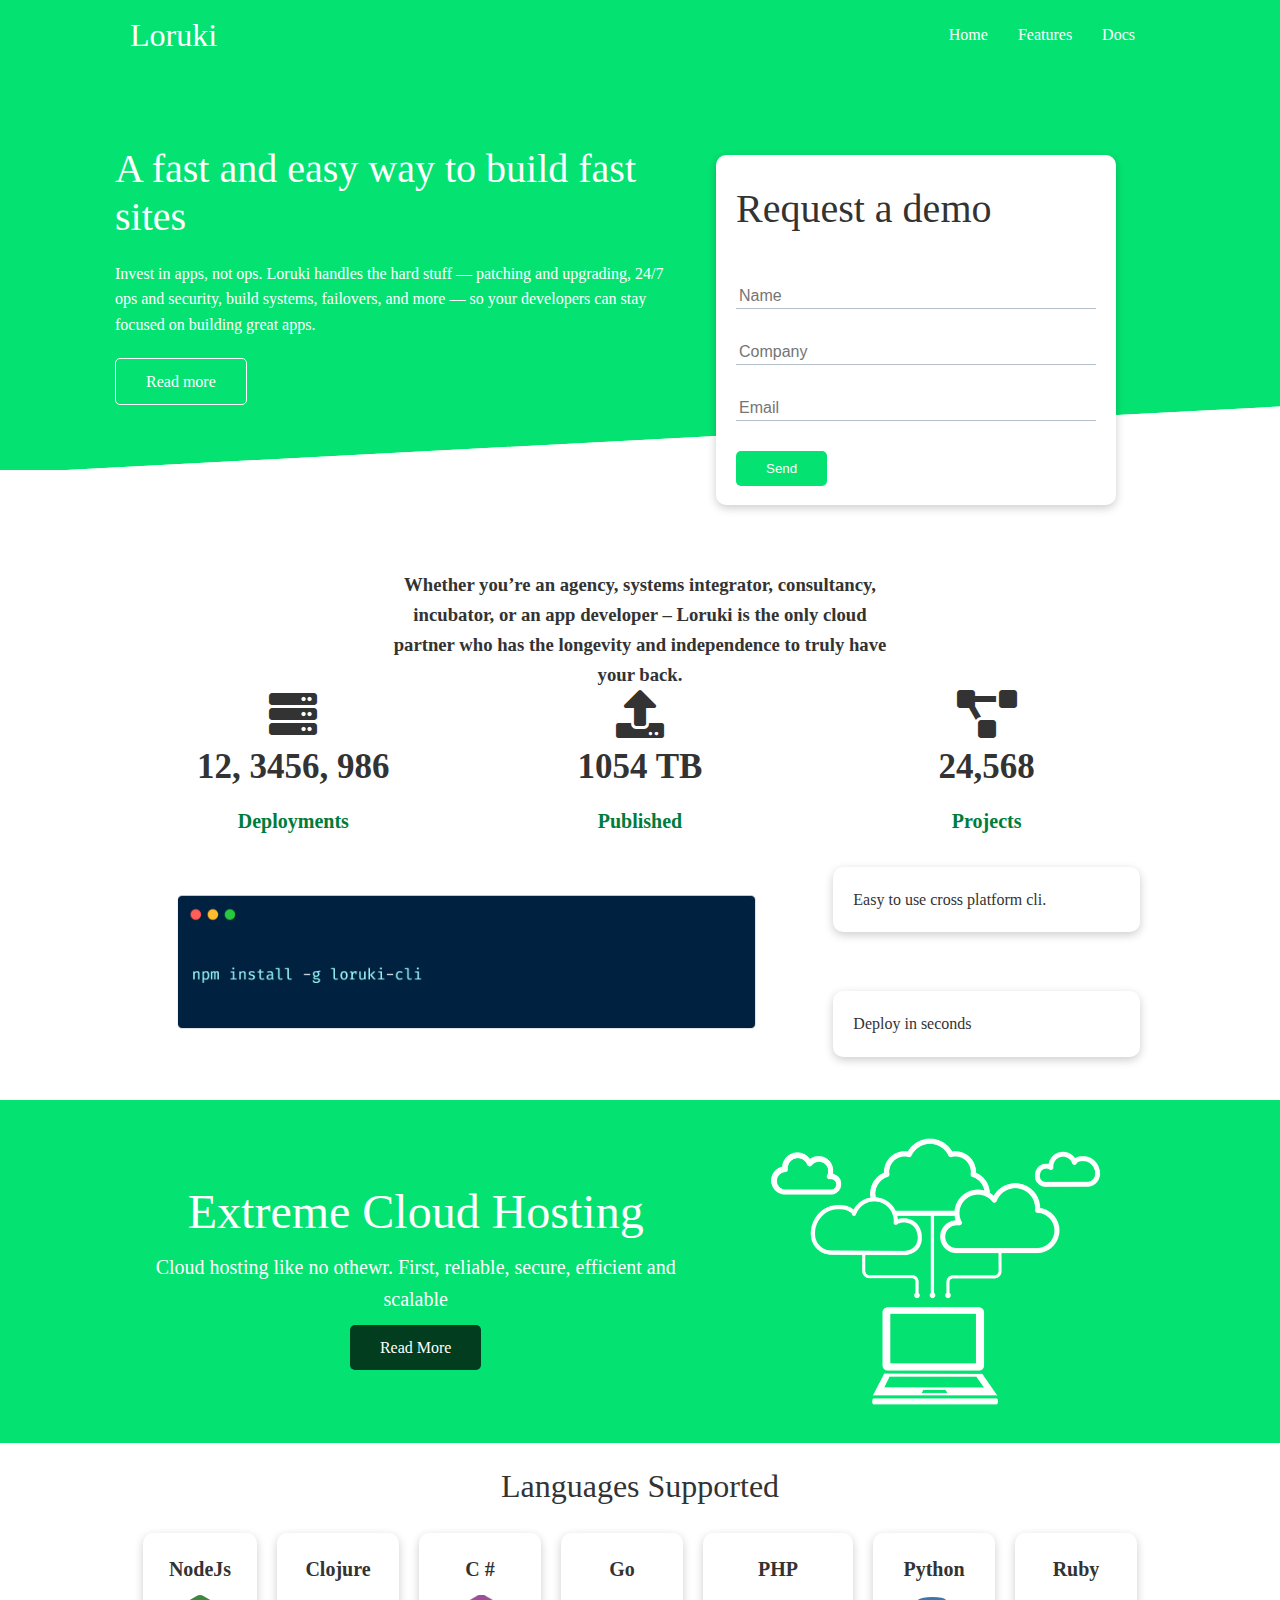
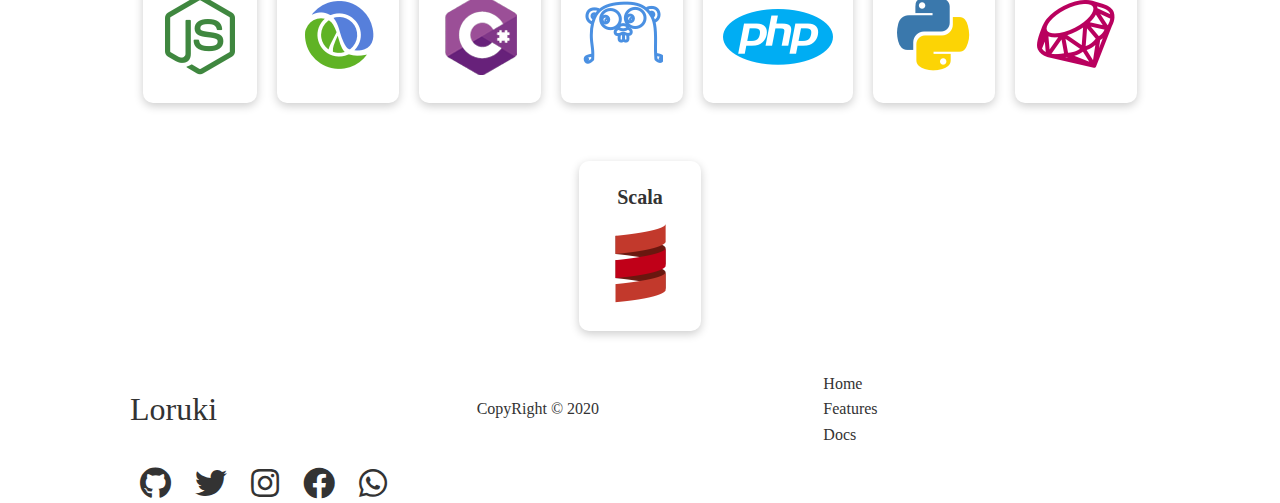
<file: index.html>
<!DOCTYPE html>
<html lang="en">
<head>
    <meta charset="UTF-8">
    <meta name="viewport" content="width=device-width, initial-scale=1.0">
    <link rel="stylesheet" href="https://cdnjs.cloudflare.com/ajax/libs/font-awesome/5.15.1/css/all.min.css" />
    <link rel="stylesheet" href="css/styles.css">
    <link rel="stylesheet" href="css/utilities.css">
    <title>Loruki | Cloud hosting website for everyone</title>
</head>
<body>
    <!-- Navbar --> 
    <div class="navbar">
        <div class="container flex">
            <h1 class="logo">Loruki</h1>
            <ul>
                <li><a href="index.html">Home</a></li>
                <li><a href="/features.html">Features</a></li>
                <li><a href="docs.html">Docs</a></li>
            </ul>
        </div>
    </div>

    <!--showcase-->
    <section class="showcase">
        <div class="container grid">
            <div class="showcase-text">
                <h1>A fast and easy way to build fast sites</h1>
                <p>
                    Invest in apps, not ops. Loruki handles the hard 
                    stuff — patching and upgrading, 24/7 ops and security, 
                    build systems, failovers, and more — so your developers 
                    can stay focused on building great apps.
                </p>
                <a href="features.html" class="btn btn-outline">Read more</a>
            </div>
            <div class="showcase-form card">
                <h1>Request a demo</h1>
                <form name="contact" method="POST" netlify-honeypot="bot-field" data-netlify="true">
                    <input type="hidden" name="form-name" value="contact">
                    <p class="hidden">
                        <label>Don’t fill this out if you're human: <input name="bot-field" /></label>
                      </p>
                    <div class="form-control">
                        <input type="text" name="name" placeholder="Name" required]>
                    </div>
                    <div class="form-control">
                        <input type="text" name="company" placeholder="Company" required>
                    </div>
                    <div class="form-control">
                        <input type="email" name="email" placeholder="Email" required>
                    </div>
                    <input type="submit" value="Send" class="btn btn-primary">
                </form>
            </div>
        </div>
    </section>

    <!--Stats-->
    <section class="stats">
        <div class="container">
            <h3 class="stats-heading text-center my1">
                Whether you’re an agency, systems integrator, consultancy, incubator, 
                or an app developer – Loruki is the only cloud partner who has the 
                longevity and independence to truly have your back.
            </h3>
            <div class="grid grid-3 text-center my-4">
                <div>
                    <i class="fas fa-server fa-3x"></i>
                    <h3>12, 3456, 986</h3>
                    <p class="text-secondary">Deployments</p>
                </div>
                <div>
                    <i class="fas fa-upload fa-3x"></i>
                    <h3>1054 TB</h3>
                    <p class="text-secondary">Published</p>
                </div>
                <div>
                    <i class="fas fa-project-diagram fa-3x"></i>
                    <h3>24,568</h3>
                    <p class="text-secondary">Projects</p>
                </div>
            </div>
        </div>
    </section>

    <!--Cli-->
    <section class="cli">
        <div class="container grid">
            <img src="./img/cli.png">
            <div class="card">
                Easy to use cross platform cli.
            </div>
            <div class="card">
                Deploy in seconds
            </div>
        </div>
    </section>

    <!--Cloud-->
    <section class="cloud bg-primary my-2 py-2">
        <div class="container grid">
            <div class="text-center">
                <h2 class="lg">Extreme Cloud Hosting</h2>
                <p class="lead my-1">
                    Cloud hosting like no othewr. First, reliable, secure, efficient and scalable
                </p>
                <a href="features.html" class="btn btn-dark">Read More</a>
            </div>
            <img src="./img/cloud.png">
        </div>
    </section>
    
    <!--Languages-->
    <section class="languages">
        <h2 class="md text-center my1">
            Languages Supported
        </h2>
        <div class="container flex">
            <div class="card">
                <h4>NodeJs</h4>
                <img src="./img/logos/node.png" alt="">
            </div>
            <div class="card">
                <h4>Clojure</h4>
                <img src="./img/logos/clojure.png" alt="">
            </div>
            <div class="card">
                <h4>C #</h4>
                <img src="./img/logos/csharp.png" alt="">
            </div>
            <div class="card">
                <h4>Go</h4>
                <img src="./img/logos/go.png" alt="">
            </div>
            <div class="card">
                <h4>PHP</h4>
                <img src="./img/logos/php.png" alt="">
            </div>
            <div class="card">
                <h4>Python</h4>
                <img src="./img/logos/python.png" alt="">
            </div>
            <div class="card">
                <h4>Ruby</h4>
                <img src="./img/logos/ruby.png" alt="">
            </div>
            <div class="card">
                <h4>Scala</h4>
                <img src="./img/logos/scala.png" alt="">
            </div>
        </div>
    </section>
    <!--footer-->
    <footer class="footer bg-darkw">
        <div class="container grid grid-3">
            <h1>
                Loruki
            </h1>
            <p>CopyRight &copy; 2020</p>
            <nav>
                <ul>
                    <li><a href="index.html">Home</a></li>
                    <li><a href="features.html">Features</a></li>
                    <li><a href="docs.html">Docs</a></li>
                </ul>
            </nav>
            <div class="social">
                <a href="#"><i class="fab fa-github fa-2x"></i></a>
                <a href="#"><i class="fab fa-twitter fa-2x"></i></a>
                <a href="#"><i class="fab fa-instagram fa-2x"></i></a>
                <a href="#"><i class="fab fa-facebook fa-2x"></i></a>
                <a href="#"><i class="fab fa-whatsapp fa-2x"></i></a>
            </div>
        </div>
    </footer>
</body>
</html>
</file>
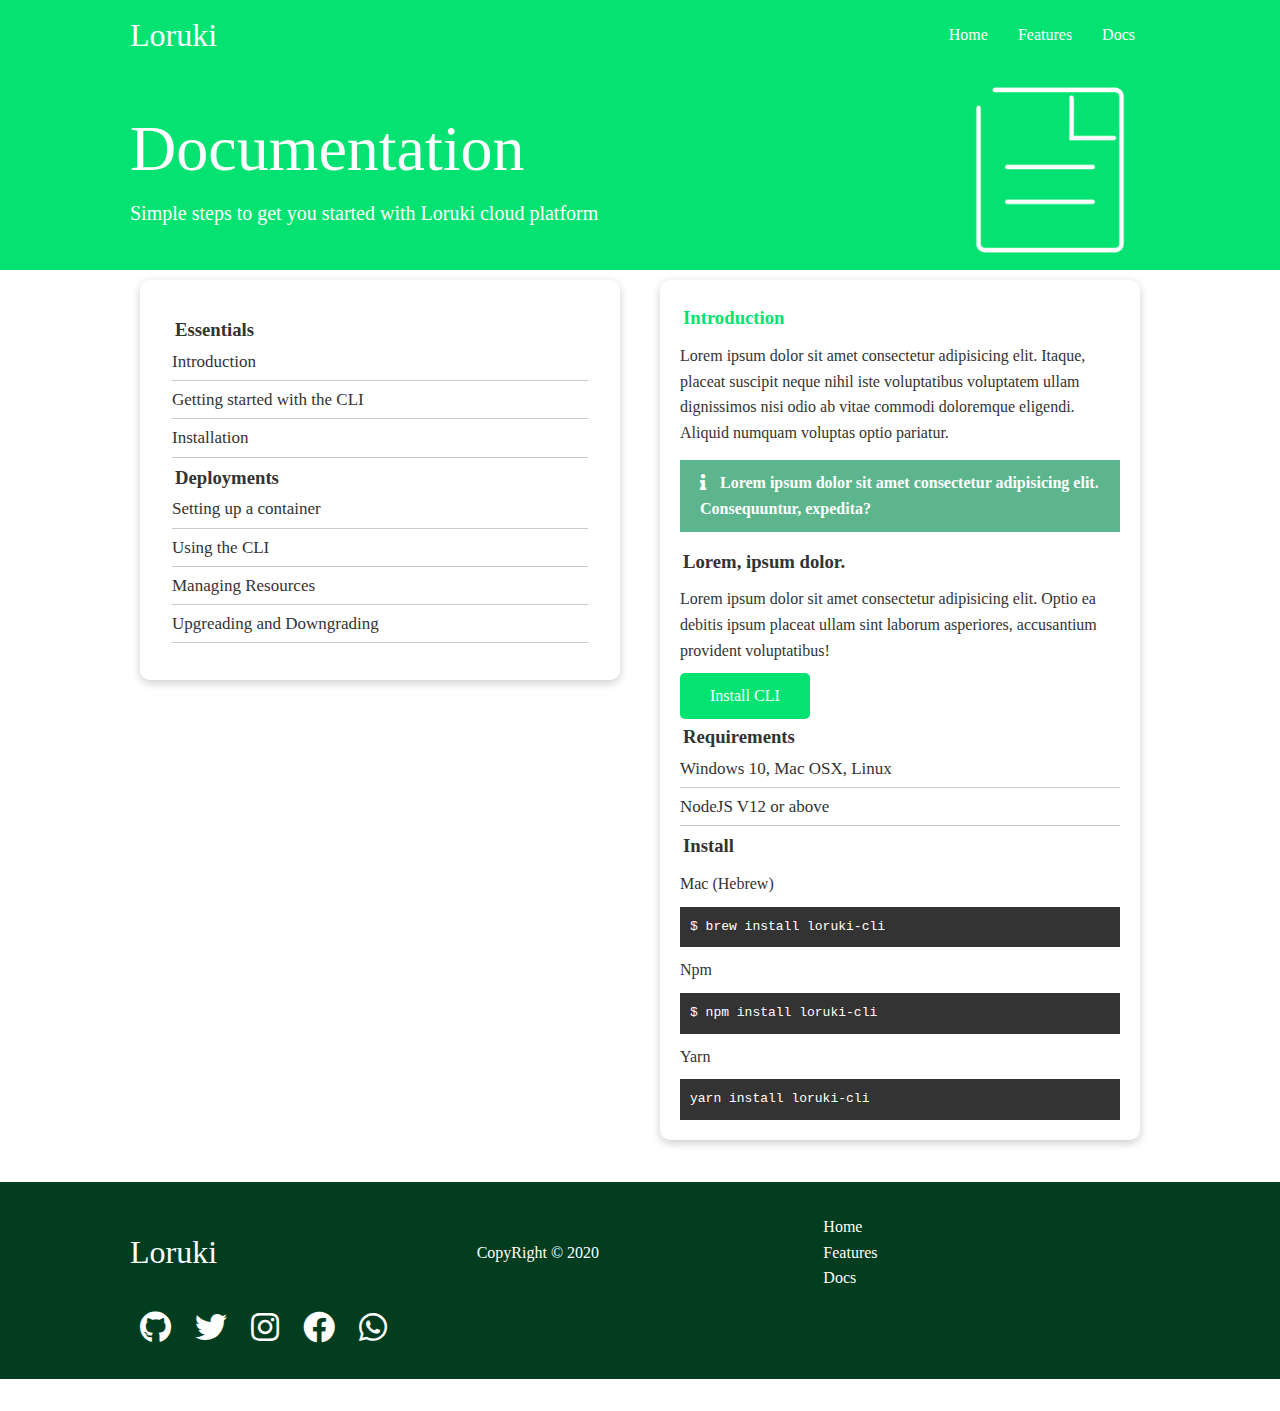
<file: docs.html>
<!DOCTYPE html>
<html lang="en">
<head>
    <meta charset="UTF-8">
    <meta name="viewport" content="width=device-width, initial-scale=1.0">
    <link rel="stylesheet" href="https://cdnjs.cloudflare.com/ajax/libs/font-awesome/5.15.1/css/all.min.css" />
    <link rel="stylesheet" href="css/styles.css">
    <link rel="stylesheet" href="css/utilities.css">
    <title>Loruki | Cloud hosting website for everyone</title>
</head>
<body>
    <!-- Navbar --> 
    <div class="navbar">
        <div class="container flex">
            <h1 class="logo">Loruki</h1>
            <ul>
                <li><a href="index.html">Home</a></li>
                <li><a href="features.html">Features</a></li>
                <li><a href="docs.html">Docs</a></li>
            </ul>
        </div>
    </div>

    <!--Head-->
    <section class="docs-head bg-primary py3">
        <div class="container grid">
            <div>
                <h1 class="xl">Documentation</h1>
                <p class="lead">
                    Simple steps to get you started with Loruki cloud platform 
                </p>
            </div>
            <img src="./img/docs.png" alt="">
        </div>
    </section>

    <!--Docs-Main-->
    <section class="docs-main my-4">
        <div class="container grid">
            <div class="card bg-light p-3">
                <h3 class="my-2">Essentials</h3>
                <nav>
                    <ul>
                        <li>Introduction</li>
                        <li>Getting started with the CLI</li>
                        <li>Installation</li>
                    </ul>
                </nav>
                <h3 class="my-2">Deployments</h3>
                <nav>
                    <ul>
                        <li>Setting up a container</li>
                        <li>Using the CLI</li>
                        <li>Managing Resources</li>
                        <li>Upgreading and Downgrading</li>
                    </ul>
                </nav>

            </div>
            <div class="card">
                <h3 class="my-2 text-primary">
                    Introduction
                </h3>
                <p>
                    Lorem ipsum dolor sit amet consectetur adipisicing elit. 
                    Itaque, placeat suscipit neque nihil iste voluptatibus 
                    voluptatem ullam dignissimos nisi odio ab vitae commodi 
                    doloremque eligendi. Aliquid numquam voluptas optio pariatur.
                </p>
                <div class="alert alert-success">
                    <i class="fas fa-info"></i>
                    Lorem ipsum dolor sit amet consectetur adipisicing elit. Consequuntur, expedita?
                </div>

                <h3>Lorem, ipsum dolor.</h3>
                <p>Lorem ipsum dolor sit amet consectetur adipisicing elit. 
                    Optio ea debitis ipsum placeat ullam sint laborum asperiores, 
                    accusantium provident voluptatibus!
                </p>
                <a href="#" class="btn btn-primary">Install CLI </a>

                <h3>Requirements</h3>
                <ul>
                    <li>Windows 10, Mac OSX, Linux</li>
                    <li>NodeJS V12 or above</li>
                </ul>

                <h3>Install</h3>
                <p>Mac (Hebrew)</p>
                <pre><code>$ brew install loruki-cli</code></pre>
                 <p>Npm</p>
                 <pre><code>$ npm install loruki-cli</code></pre>
                 <p>Yarn</p>
                 <pre><code>yarn install loruki-cli</code></pre>

            </div>
        </div>
    </section>

    <!--footer-->
    <footer class="footer bg-dark py-3">
        <div class="container grid grid-3">
            <h1>
                Loruki
            </h1>
            <p>CopyRight &copy; 2020</p>
            <nav>
                <ul>
                    <li><a href="index.html">Home</a></li>
                    <li><a href="features.html">Features</a></li>
                    <li><a href="docs.html">Docs</a></li>
                </ul>
            </nav>
            <div class="social">
                <a href="#"><i class="fab fa-github fa-2x"></i></a>
                <a href="#"><i class="fab fa-twitter fa-2x"></i></a>
                <a href="#"><i class="fab fa-instagram fa-2x"></i></a>
                <a href="#"><i class="fab fa-facebook fa-2x"></i></a>
                <a href="#"><i class="fab fa-whatsapp fa-2x"></i></a>
            </div>
        </div>
    </footer>
</body>
</html>
</file>
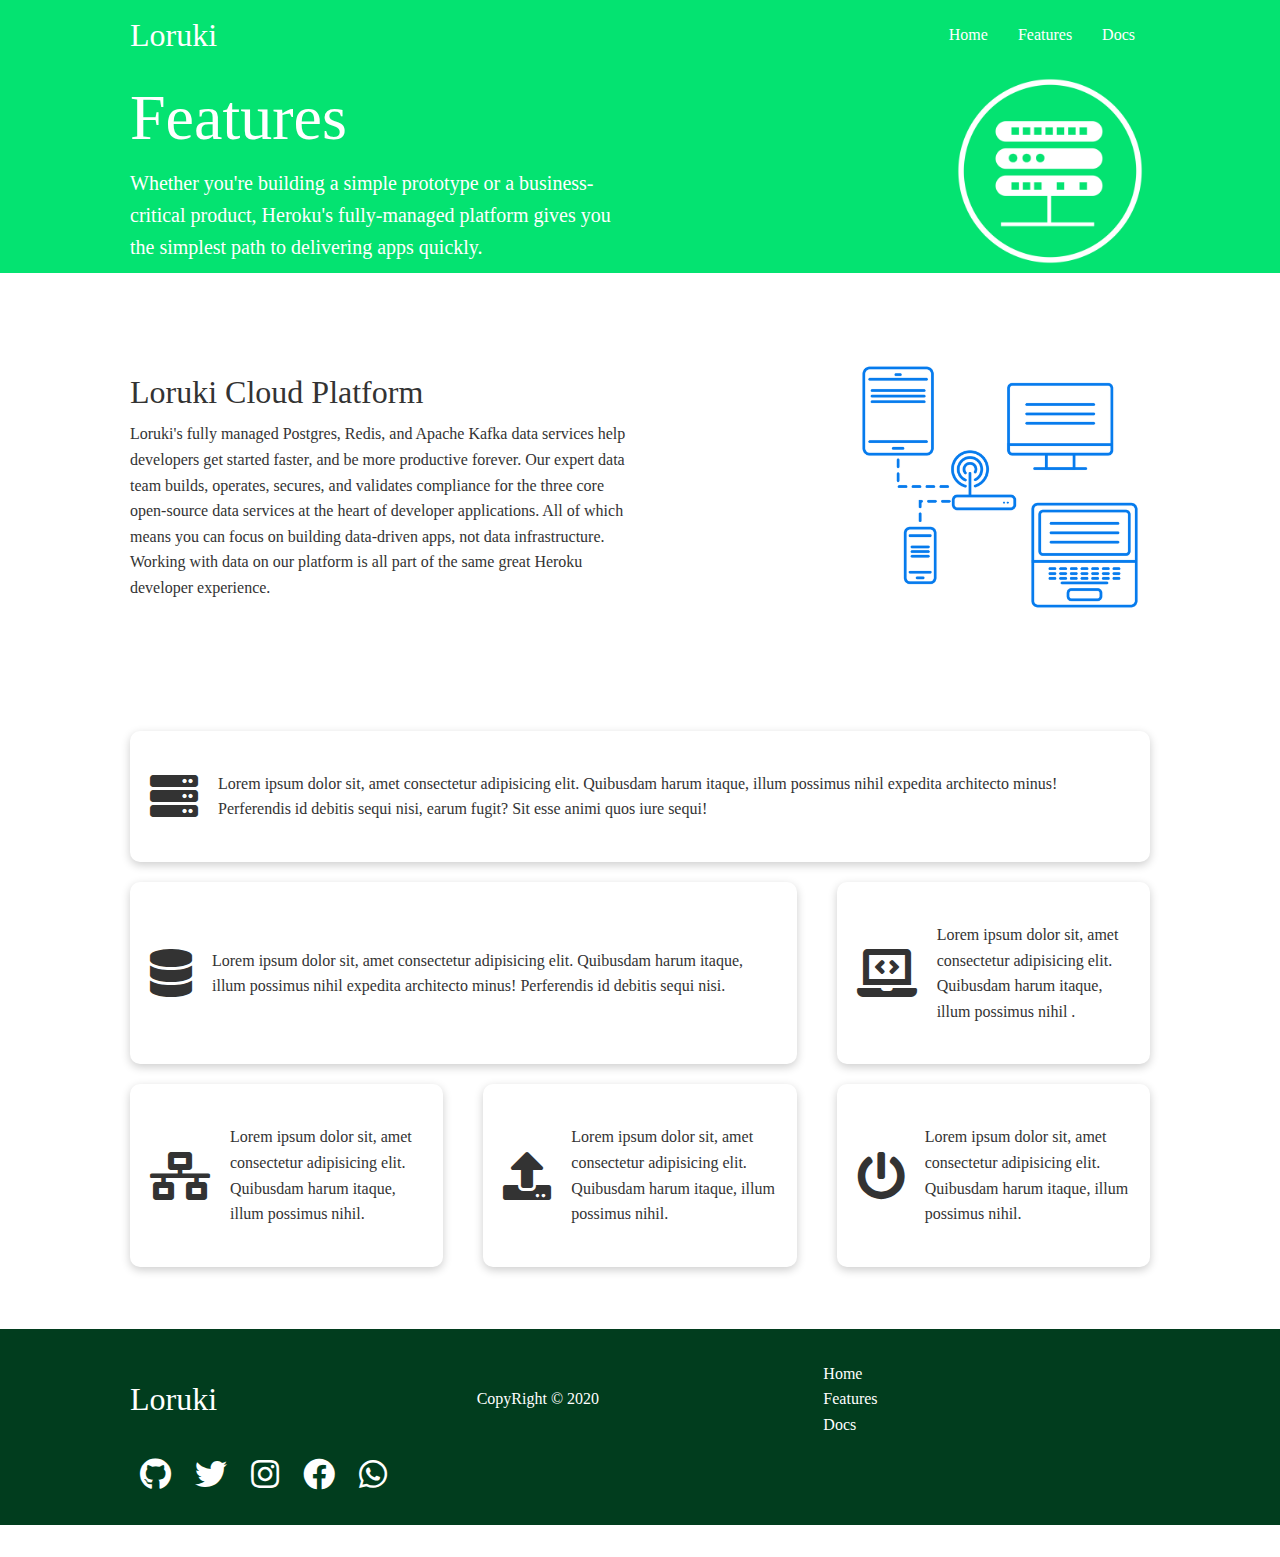
<file: features.html>
<!DOCTYPE html>
<html lang="en">
<head>
    <meta charset="UTF-8">
    <meta name="viewport" content="width=device-width, initial-scale=1.0">
    <link rel="stylesheet" href="https://cdnjs.cloudflare.com/ajax/libs/font-awesome/5.15.1/css/all.min.css" />
    <link rel="stylesheet" href="css/styles.css">
    <link rel="stylesheet" href="css/utilities.css">
    <title>Loruki | Cloud hosting website for everyone</title>
</head>
<body>
    <!-- Navbar --> 
    <div class="navbar">
        <div class="container flex">
            <h1 class="logo">Loruki</h1>
            <ul>
                <li><a href="index.html">Home</a></li>
                <li><a href="features.html">Features</a></li>
                <li><a href="docs.html">Docs</a></li>
            </ul>
        </div>
    </div>

    <!--Head-->
    <section class="features-head bg-primary py3">
        <div class="container grid">
            <div>
                <h1 class="xl">Features</h1>
                <p class="lead">
                    Whether you're building a simple prototype or a business-critical product, 
                    Heroku's fully-managed platform gives you the simplest path to delivering apps quickly. 
                </p>
            </div>
            <img src="./img/server.png" alt="">
        </div>
    </section>

    <!--Sub-head-->
    <section class="features-sub-head bg-light py-3">
        <div class="container grid">
            <div>
                <h1 class="md">Loruki Cloud Platform</h1>
                <p>
            Loruki's fully managed Postgres, Redis, and Apache Kafka data services help developers get started faster, 
            and be more productive forever. Our expert data team builds, operates, secures, and validates compliance for 
            the three core open-source data services at the heart of developer applications. All of which means you can 
            focus on building data-driven apps, not data infrastructure. Working with data on our platform is all part of 
            the same great Heroku developer experience.
                </p>
            </div>
        <img src="/img/server2.png" alt="">
    </section>

    <!--Features-->
    <section class="features-main my-2">
        <div class="container grid grid-3">
            <div class="card flex">
                <i class="fas fa-server fa-3x"></i>
                <p>
                    Lorem ipsum dolor sit, amet consectetur adipisicing elit. Quibusdam harum itaque, illum possimus nihil 
                    expedita architecto minus! Perferendis id debitis sequi nisi, earum fugit? Sit esse animi quos iure sequi!
                </p>
            </div>
            <div class="card flex">
                <i class="fas fa-database fa-3x"></i>
                <p>
                    Lorem ipsum dolor sit, amet consectetur adipisicing elit. Quibusdam harum itaque, illum possimus nihil 
                    expedita architecto minus! Perferendis id debitis sequi nisi.
                </p>
            </div>
            <div class="card flex">
                <i class="fas fa-laptop-code fa-3x"></i>
                <p>
                    Lorem ipsum dolor sit, amet consectetur adipisicing elit. Quibusdam harum itaque, illum possimus nihil .
                </p>
            </div>
            <div class="card flex">
                <i class="fas fa-network-wired fa-3x"></i>
                <p>
                    Lorem ipsum dolor sit, amet consectetur adipisicing elit. Quibusdam harum itaque, illum possimus nihil.
                </p>
            </div>
            <div class="card flex">
                <i class="fas fa-upload fa-3x"></i>
                <p>
                    Lorem ipsum dolor sit, amet consectetur adipisicing elit. Quibusdam harum itaque, illum possimus nihil.
                </p>
            </div>
            <div class="card flex">
                <i class="fas fa-power-off fa-3x"></i>
                <p>
                    Lorem ipsum dolor sit, amet consectetur adipisicing elit. Quibusdam harum itaque, illum possimus nihil.
                </p>
            </div>
        </div>
    </section>

    <!--footer-->
    <footer class="footer bg-dark py-3">
        <div class="container grid grid-3">
            <h1>
                Loruki
            </h1>
            <p>CopyRight &copy; 2020</p>
            <nav>
                <ul>
                    <li><a href="index.html">Home</a></li>
                    <li><a href="features.html">Features</a></li>
                    <li><a href="docs.html">Docs</a></li>
                </ul>
            </nav>
            <div class="social">
                <a href="#"><i class="fab fa-github fa-2x"></i></a>
                <a href="#"><i class="fab fa-twitter fa-2x"></i></a>
                <a href="#"><i class="fab fa-instagram fa-2x"></i></a>
                <a href="#"><i class="fab fa-facebook fa-2x"></i></a>
                <a href="#"><i class="fab fa-whatsapp fa-2x"></i></a>
            </div>
        </div>
    </footer>
</body>
</html>
</file>
<file: css/styles.css>
@import url('https://fonts.googleapis.com/css2?family=Open+Sans&display=swap');

:root{
    --primary-color: #04e371;
    --secondary-color: #007c3c;
    --dark-color: #013d1e;
    --light-color: #ffffffc2;
    --success-color: #5cb58c;
    --error-color: #d9534f;
}

*{
    box-sizing: border-box;
    margin: 0;
    padding: 0;
}
body{
    font-family: 'Lato', 'san-serif';
    color: #333;
    line-height: 1.6;
}

ul{
    list-style-type: none;
}

a{
    text-decoration: none;
    color: #333;
}

h1, h2{
    font-weight: 300;
    line-height: 1.2;
    margin: 10px 0;
}

p{
    margin: 10px 0;
}

img{
    width: 100%;
}

.code, pre{
    color: #fff;
    background: #333;
    padding: 10px
}

/*Navabar*/
.navbar{
    background-color: var(--primary-color);
    height: 70px;
    color: #ffffff;
}

.navbar ul{
    display: flex;
}

.navbar a{
    color: #ffffff;
    margin: 10px;
    padding: 0 5px;
}

.navbar .flex{
    justify-content: space-between;
}

.navbar a:hover{
    border-bottom: 2px solid #fff;
}

.hidden {
    visibility: hidden;
    height: 0;
}

/*showcase*/
.showcase{
    height: 400px;
    background-color: var(--primary-color);
    color: #ffffff;
    position: relative;
}

.showcase h1{
    font-size: 40px;
}

.showcase p{
    margin: 20px 0;
}

.showcase .grid{
    grid-template-columns: 55% 45%;
    gap: 30px;
}

.showcase-form{
    position: relative;
    top: 60px;
    height: 350px;
    width: 400px;
    padding: 40px;
    z-index: 100; 
    animation: slideInFromRight 1s ease-in;   
}

.showcase-text{
    animation: slideInFromLeft 1s ease-in;
}

.showcase-form .form-control{
    margin: 30px 0;
}

.showcase-form input[type='text'],
.showcase-form input[type='email']{
    border: none;
    border-bottom: 1px solid #b4becb;
    width: 100%;
    padding: 3px;
    font-size: 16px;
}

.showcase-form input:focus{
    outline: none;
}

.showcase::before,
.showcase::after {
    content: '';
    position: absolute;
    height: 100px;
    bottom: -70px;
    right: 0;
    left: 0;
    background: #fff;
    transform: skewY(-3deg);
    -webkit-transform: skewY(-3deg);
    -moz-transform: skewY(-3deg);
    -ms-transform: skewY(-3deg);
}

.stats {
    padding-top: 100px;
    animation: slideInFromBottom 1s ease-in;
}

.stats-heading {
    max-width: 500px;
    margin: auto;
}

.stats .grid h3{
    font-size: 35px;   
}

.stats .grid p{
    font-size: 20px;
    font-weight: bold;
}

/*cli*/
.cli .grid{
    grid-template-columns: repeat(3, 1fr);
    grid-template-rows: repeat(2, 1fr);
}

.cli .grid >*:first-child{
    grid-column: 1 / span 2;
    grid-row: 1 / span 2;
}

/*cloud*/
.cloud .grid{
    grid-template-columns: 4fr 3fr; 
}

/*languages*/
.languages .flex {
    flex-wrap: wrap;
}

.languages .card{
    text-align: center;
    margin: 18px 10px 40px;
    transition: transform 0.2s ease-in;
}

.languages .card h4 {
    font-size: 20px;
    margin-bottom: 10px;
}

.languages .card:hover{
    transform: translateY(-15px);
}

/*Subhead*/
.features-head img{
    width: 200px;
    justify-self: flex-end;
}

.docs-head img{
    width: 200px;
    justify-self: flex-end;
}

.features-sub-head img{
    width: 300px;
    justify-self: flex-end;
}

/*Features*/
.features-main .card > i{
    margin-right: 20px;
}

.features-main .grid{
    padding: 30px;
}

.features-main .grid > *:first-child{
    grid-column: 1 / span 3;
}

.features-main .grid > *:nth-child(2){
    grid-column: 1 / span 2;
}

/*Docs*/

.docs-main h3{
    margin: 3px;
}

.docs-main .grid{
    grid-template-columns: 1fr, 2fr;
    align-items: flex-start;
}
.docs-main li{
    font-size: 17px;
    padding-bottom: 5px;
    margin-bottom: 5px;
    border-bottom: 1px #ccc solid;
}

.docs-main a:hover {
    font-weight: bold;
}

/*footer*/
.footer .social a{
    margin: 0 10px;
}

/*Animations*/
@keyframes slideInFromLeft {
    0% {
        transform: translateX(-100%);
    }
    100% {
        transform: translateX(0);
    }
}

@keyframes slideInFromRight {
    0% {
        transform: translateX(100%);
    }
    100% {
        transform: translateX(0);
    }
}

@keyframes slideInFromBottom {
    0% {
        transform: translateY(100%);
    }
    100% {
        transform: translateX(0);
    }
}

@keyframes slideInFromTop {
    0% {
        transform: translateY(-100%);
    }
    100% {
        transform: translateX(0);
    }
}

/*MEDIA QUERIES*/
/*Tablet*/
@media(max-width: 768px){
    .grid,
    .showcase .grid,
    .stats .grid,
    .cli .grid,
    .cloud .grid,
    .features-main .grid,
    .docs-main .grid {
        grid-template-columns: 1fr;
        grid-template-rows: 1fr;
    } 

    .showcase{
        height: auto;
    }

    .showcase-text{
        text-align: center;
        margin-top: 40px;
    }
    
    .showcase-form{
        justify-self: center;
        margin: auto;
    }

    .cli .grid >*:first-child{
        grid-column: 1;
        grid-row: 1;
    }

    .features-head,
    .features-sub-head,
    .docs-head{
        text-align: center;
    }

    .features-head img,
    .features-sub-head img,
    .docs-head img{
        justify-self: center;
    }

    .features-main .grid > *:first-child,
    .features-main .grid > *:nth-child(2){
        grid-column: 1;
    }
}

/*Mobile*/
@media(max-width: 500px){
    .navbar{
        height: 110px;
    }

    .navbar .flex{
        flex-direction: column;
    }

    .navbar ul{
        padding: 10px;
        background-color: rgba(0, 0, 0, 0.2);
    }

    .showcase-form{
        width: 300px;
    }

}
</file>
<file: css/utilities.css>
/*Container*/
.container {
    max-width: 1100px;
    margin: 0 auto;
    padding: 0 40px;
    overflow: auto;
}

/*Display*/
.flex {
    display: flex;
    justify-content: center;
    align-items: center;
    height: 100%;
}

.grid {
    overflow: visible;
    display: grid;
    grid-template-columns: repeat(2, 1fr);
    gap: 20px;
    align-items: center;
    justify-content: center;
    height: 100%;   
}

.grid-3 {
    grid-template-columns: repeat(3, 1fr);
}

/*Card*/
.card {
    background-color: #fff;
    color: #333;
    border-radius: 10px;
    box-shadow: 0 3px 10px rgba(0, 0, 0, 0.2);
    padding: 20px;
    margin: 10px;
}

/*Button*/
.btn {
    display: inline-block;
    border: none;
    cursor: pointer;
    background: var(--primary-color);
    color: #fff;
    padding: 10px 30px;
    border-radius: 5px;
}

.btn-outline{
    background-color: transparent;
    border: 1px #fff solid;
}

.btn:hover{
    transform: scale(0.98);
}

.text-center {
    text-align: center;
}

.text-secondary {
    color: var(--primary-color);
}

/*Alerts*/
.alert {
    background-color:  var(--light-color);
    padding: 10px 20px;
    font-weight: bold;
    margin: 15px 0;
}

.alert i {
    margin-right: 10px;
}

.alert-success {
    background-color: var(--success-color);
    color: #fff;
}

.alert-error {
    background-color: var(--error-color);
    color: #fff;
}

/*Backgroubds & colored buttons*/
.bg-primary, .btn-primary{
    background-color: var(--primary-color);
    color: #fff;
}

.bg-secondary, .btn-secondary {
    background-color: var(--secondary-color);
    color: #fff;
}

.bg-dark, .btn-dark {
    background-color: var(--dark-color);
    color: #fff;
}

.bg-light, .btn-light {
    background-color: var(--light-color);
    color: #333333;
}

/*Text color*/
.text-primary {
    color: var(--primary-color);
}

.text-secondary {
    color: var(--secondary-color);
}

.text-dark {
    color: var(--dark-color);
}

.text-light {
    color: var(--light-color);
}

.bg-primary a,
.btn-primary a,
.bg-secondary a,
.btn-secondary a,
.bg-dark a,
.btn-dark a{
    color: #fff;
}

/*Text Sizes*/
.lead {
    font-size: 20px;
}

.sm {
    font-size: 1rem;
}

.md{
    font-size: 2rem;
}

.lg {
    font-size: 3rem;
}

.xl {
    font-size: 4rem;
}

/*Margin*/
.py-1{
    margin: 1rem 0;
}

.py-2{
    margin: 1.5rem 0;
}

.py-3{
    margin: 2rem 0;
}

.py-4{
    margin: 3rem 0;
}

.py-5{
    margin: 4rem 0;
}

.m-1{
    margin: 1rem;
}

.m-2{
    margin: 1.5rem;
}

.m-3{
    margin: 2rem;
}

.m-4{
    margin: 3rem;
}

.m-5{
    margin: 4rem;
}

/*Padding*/
.py-1{
    padding: 1rem 0;
}

.py-2{
    padding: 1.5rem 0;
}

.py-3{
    padding: 2rem 0;
}

.py-4{
    padding: 3rem 0;
}

.py-5{
    padding: 4rem 0;
}

.p-1{
    padding: 1rem;
}

.p-2{
    padding: 1.5rem;
}

.p-3{
    padding: 2rem;
}

.p-4{
    padding: 3rem;
}

.p-5{
    padding: 4rem;
}
</file>
